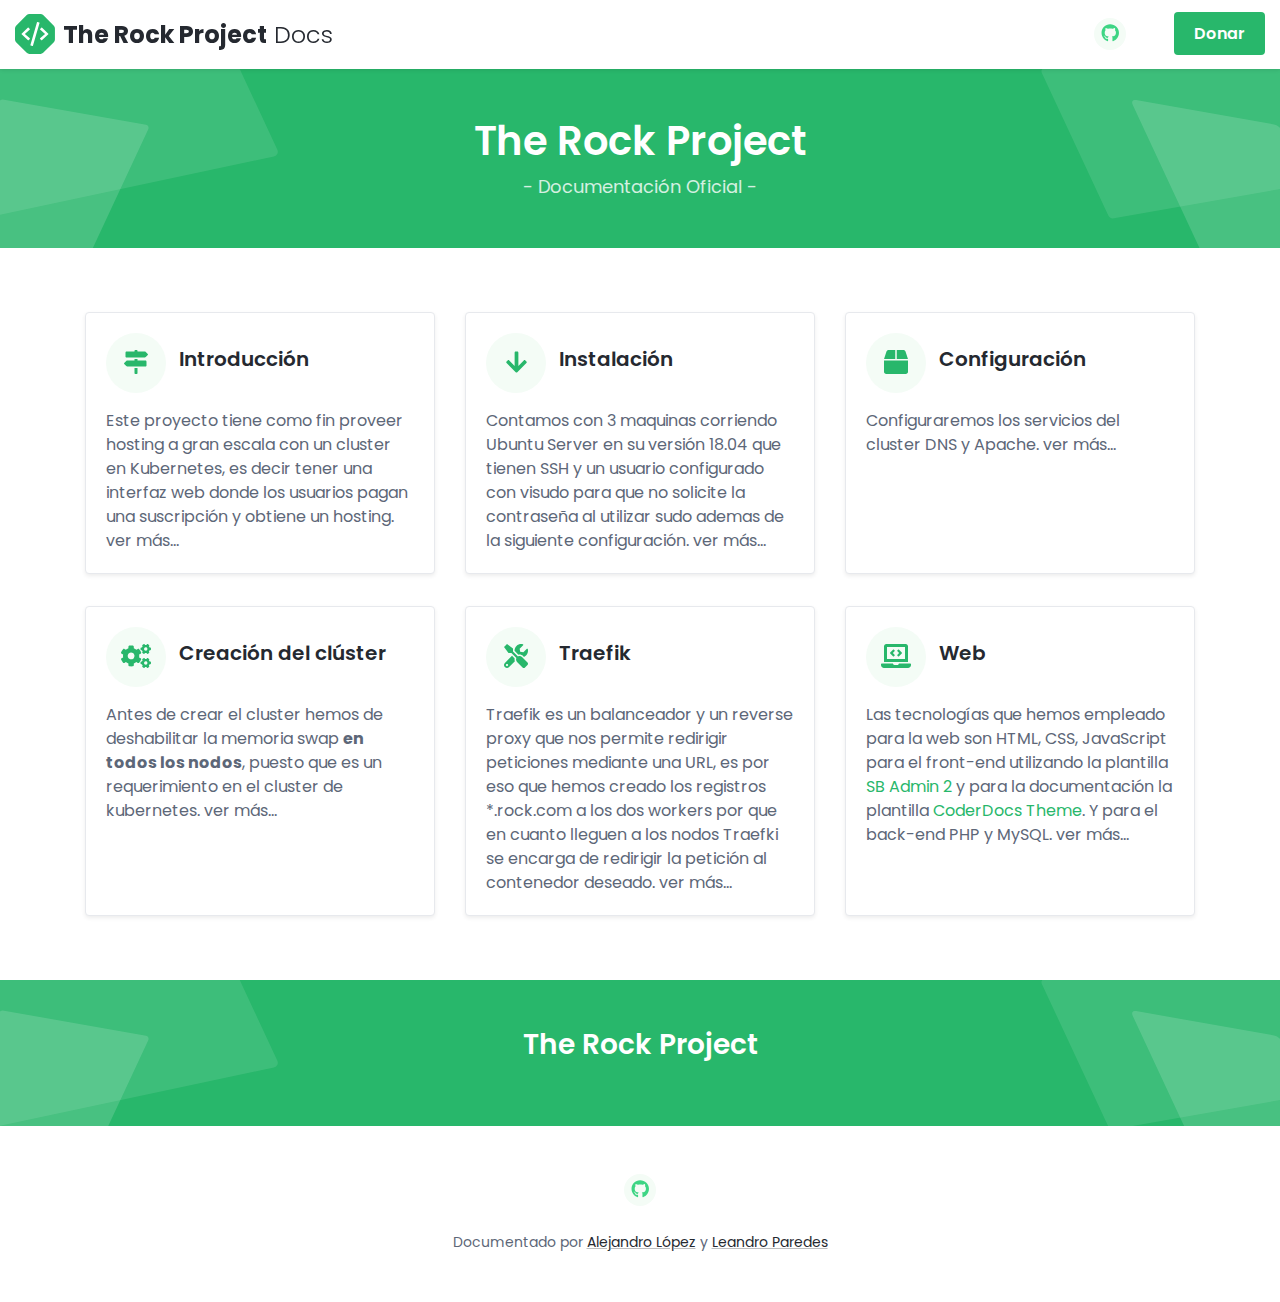
<file: docs/index.html>
<!DOCTYPE html>
<html lang="es">

<head>
	<meta charset="utf-8">
	<meta http-equiv="X-UA-Compatible" content="IE=edge">
	<meta name="viewport" content="width=device-width, initial-scale=1.0">
	<meta name="description" content="Documentación Oficial The Rock Project">
	<link rel="shortcut icon" href="favicon.png">
	<meta name="author" content="Aleajdnro López">
	<meta name="author" content="Leandro Paredes">
	<meta name="description" content="Trabajo fianl de curso 2019-20 ASIX">
	<link href="https://fonts.googleapis.com/css?family=Poppins:300,400,500,600,700&display=swap" rel="stylesheet">
	<script defer src="assets/fontawesome/js/all.min.js"></script>
	<link id="theme-style" rel="stylesheet" href="assets/css/theme.css">
	<title>Docs - The Rock Project</title>
</head>

<body>
	<header class="header fixed-top">
		<div class="branding docs-branding">
			<div class="container-fluid position-relative py-2">
				<div class="docs-logo-wrapper">
					<div class="site-logo"><a class="navbar-brand" href="index.html"><img class="logo-icon mr-2"
								src="assets/images/coderdocs-logo.svg" alt="logo"><span class="logo-text">The Rock
								Project<span class="text-alt"> Docs</span></span></a></div>
				</div>
				<div class="docs-top-utilities d-flex justify-content-end align-items-center">
					<ul class="social-list list-inline mx-md-3 mx-lg-5 mb-0 d-none d-lg-flex">
						<li class="list-inline-item"><a href="https://github.com/Alopezfu/therockproject"
								target="_blank" target="_blank"><i class="fab fa-github fa-fw"></i></a></li>
					</ul>
					<a href="https://www.paypal.me/Alejandrolopez789" target="_blank"
						class="btn btn-primary d-none d-lg-flex">Donar</a>
				</div>
			</div>
		</div>
	</header>

	<div class="page-header theme-bg-dark py-5 text-center position-relative">
		<div class="theme-bg-shapes-right"></div>
		<div class="theme-bg-shapes-left"></div>
		<div class="container">
			<h1 class="page-heading single-col-max mx-auto">The Rock Project</h1>
			<div class="page-intro single-col-max mx-auto">- Documentación Oficial -</div>
		</div>
	</div>
	<div class="page-content">
		<div class="container">
			<div class="docs-overview py-5">
				<div class="row justify-content-center">
					<div class="col-12 col-lg-4 py-3">
						<div class="card shadow-sm">
							<div class="card-body">
								<h5 class="card-title mb-3">
									<span class="theme-icon-holder card-icon-holder mr-2">
										<i class="fas fa-map-signs"></i>
									</span>
									<span class="card-title-text">Introducción</span>
								</h5>
								<div class="card-text">
									Este proyecto tiene como fin proveer hosting a gran escala con un cluster en
									Kubernetes, es decir tener una interfaz web donde los usuarios pagan una suscripción
									y obtiene un hosting. ver más...
								</div>
								<a class="card-link-mask" href="docs-page.html#section-1"></a>
							</div>
						</div>
					</div>
					<div class="col-12 col-lg-4 py-3">
						<div class="card shadow-sm">
							<div class="card-body">
								<h5 class="card-title mb-3">
									<span class="theme-icon-holder card-icon-holder mr-2">
										<i class="fas fa-arrow-down"></i>
									</span>
									<span class="card-title-text">Instalación</span>
								</h5>
								<div class="card-text">
									Contamos con 3 maquinas corriendo Ubuntu Server en su versión 18.04 que tienen SSH y
									un usuario configurado con visudo para que no solicite la contraseña al utilizar
									sudo ademas de la siguiente configuración. ver más...
								</div>
								<a class="card-link-mask" href="docs-page.html#section-2"></a>
							</div>
						</div>
					</div>
					<div class="col-12 col-lg-4 py-3">
						<div class="card shadow-sm">
							<div class="card-body">
								<h5 class="card-title mb-3">
									<span class="theme-icon-holder card-icon-holder mr-2">
										<i class="fas fa-box fa-fw"></i>
									</span>
									<span class="card-title-text">Configuración</span>
								</h5>
								<div class="card-text">
									Configuraremos los servicios del cluster DNS y Apache. ver más...
								</div>
								<a class="card-link-mask" href="docs-page.html#section-3"></a>
							</div>
						</div>
					</div>
					<div class="col-12 col-lg-4 py-3">
						<div class="card shadow-sm">
							<div class="card-body">
								<h5 class="card-title mb-3">
									<span class="theme-icon-holder card-icon-holder mr-2">
										<i class="fas fa-cogs fa-fw"></i>
									</span>
									<span class="card-title-text">Creación del clúster</span>
								</h5>
								<div class="card-text">
									Antes de crear el cluster hemos de deshabilitar la memoria swap <strong>en todos los
										nodos</strong>, puesto que es un requerimiento en el cluster de kubernetes. ver
									más...
								</div>
								<a class="card-link-mask" href="docs-page.html#section-4"></a>
							</div>
						</div>
					</div>
					<div class="col-12 col-lg-4 py-3">
						<div class="card shadow-sm">
							<div class="card-body">
								<h5 class="card-title mb-3">
									<span class="theme-icon-holder card-icon-holder mr-2">
										<i class="fas fa-tools"></i>
									</span>
									<span class="card-title-text">Traefik</span>
								</h5>
								<div class="card-text">
									Traefik es un balanceador y un reverse proxy que nos permite redirigir peticiones
									mediante una URL, es por eso que hemos creado los registros *.rock.com a los dos
									workers por que en cuanto lleguen a los nodos Traefki se encarga de redirigir la
									petición al contenedor deseado. ver más...
								</div>
								<a class="card-link-mask" href="docs-page.html#section-5"></a>
							</div>
						</div>
					</div>
					<div class="col-12 col-lg-4 py-3">
						<div class="card shadow-sm">
							<div class="card-body">
								<h5 class="card-title mb-3">
									<span class="theme-icon-holder card-icon-holder mr-2">
										<i class="fas fa-laptop-code"></i>
									</span>
									<span class="card-title-text">Web</span>
								</h5>
								<div class="card-text">
									Las tecnologías que hemos empleado para la web son HTML, CSS, JavaScript para el
									front-end utilizando la plantilla <a
										href="https://github.com/BlackrockDigital/startbootstrap-sb-admin-2"
										target="_blank">SB Admin 2</a> y para la documentación la plantilla <a
										href="https://github.com/xriley/CoderDocs-Theme" target="_blank">CoderDocs
										Theme</a>. Y para
									el back-end PHP y MySQL. ver más...
								</div>
								<a class="card-link-mask" href="docs-page.html#section-6"></a>
							</div>
						</div>
					</div>
				</div>
			</div>
		</div>
	</div>
	<section class="cta-section text-center py-5 theme-bg-dark position-relative">
		<div class="theme-bg-shapes-right"></div>
		<div class="theme-bg-shapes-left"></div>
		<div class="container">
			<h3 class="mb-2 text-white mb-3">The Rock Project</h3>

		</div>
	</section>
	<footer class="footer">
		<div class="footer-bottom text-center py-5">
			<ul class="social-list list-unstyled pb-4 mb-0">
				<li class="list-inline-item"><a href="https://github.com/Alopezfu/therockproject" target="_blank"><i
							class="fab fa-github fa-fw"></i></a></li>
			</ul>
			<small class="copyright">Documentado por <a class="theme-link" href="https://github.com/Alopezfu"
					target="_blank">Alejandro López</a> y <a class="theme-link" href="https://github.com/Arsenbasha"
					target="_blank">Leandro Paredes</a></small>
		</div>
	</footer>
	<script src="assets/plugins/jquery-3.4.1.min.js"></script>
	<script src="assets/plugins/popper.min.js"></script>
	<script src="assets/plugins/bootstrap/js/bootstrap.min.js"></script>
</body>

</html>
</file>
